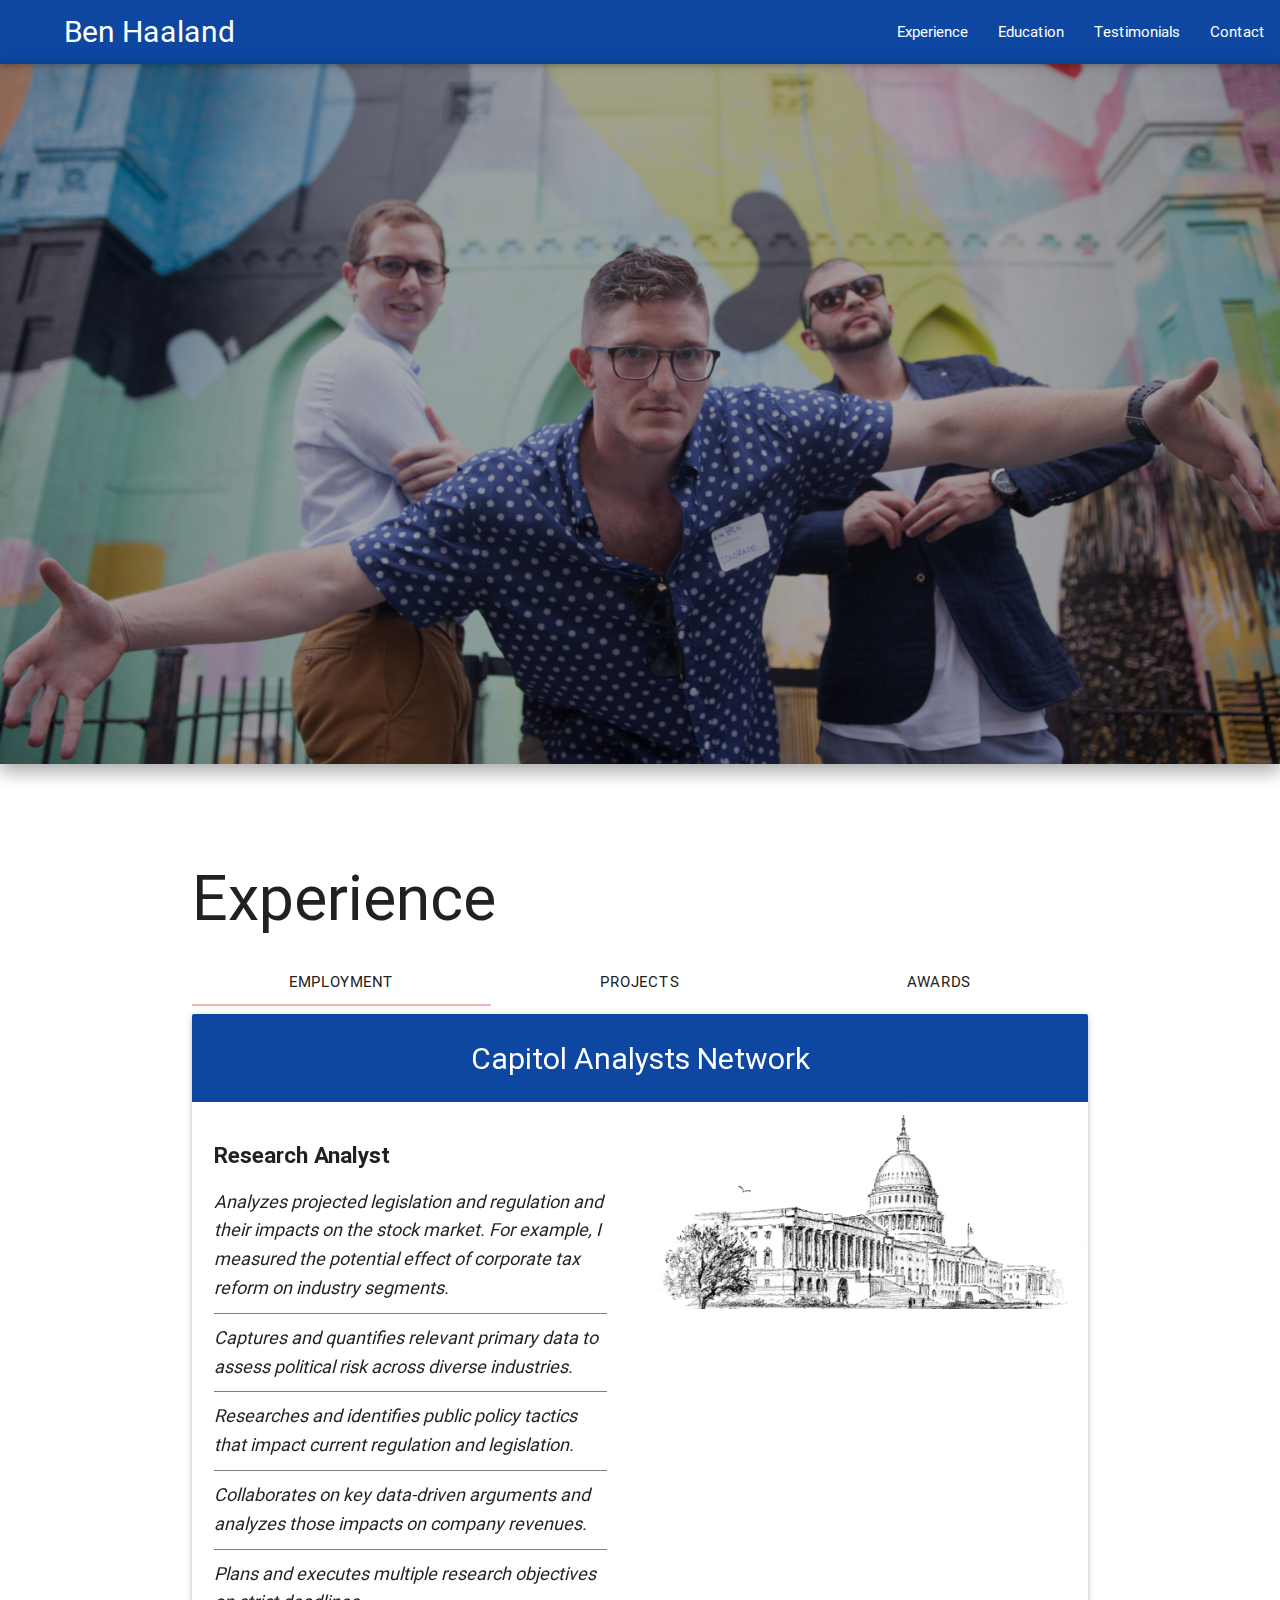
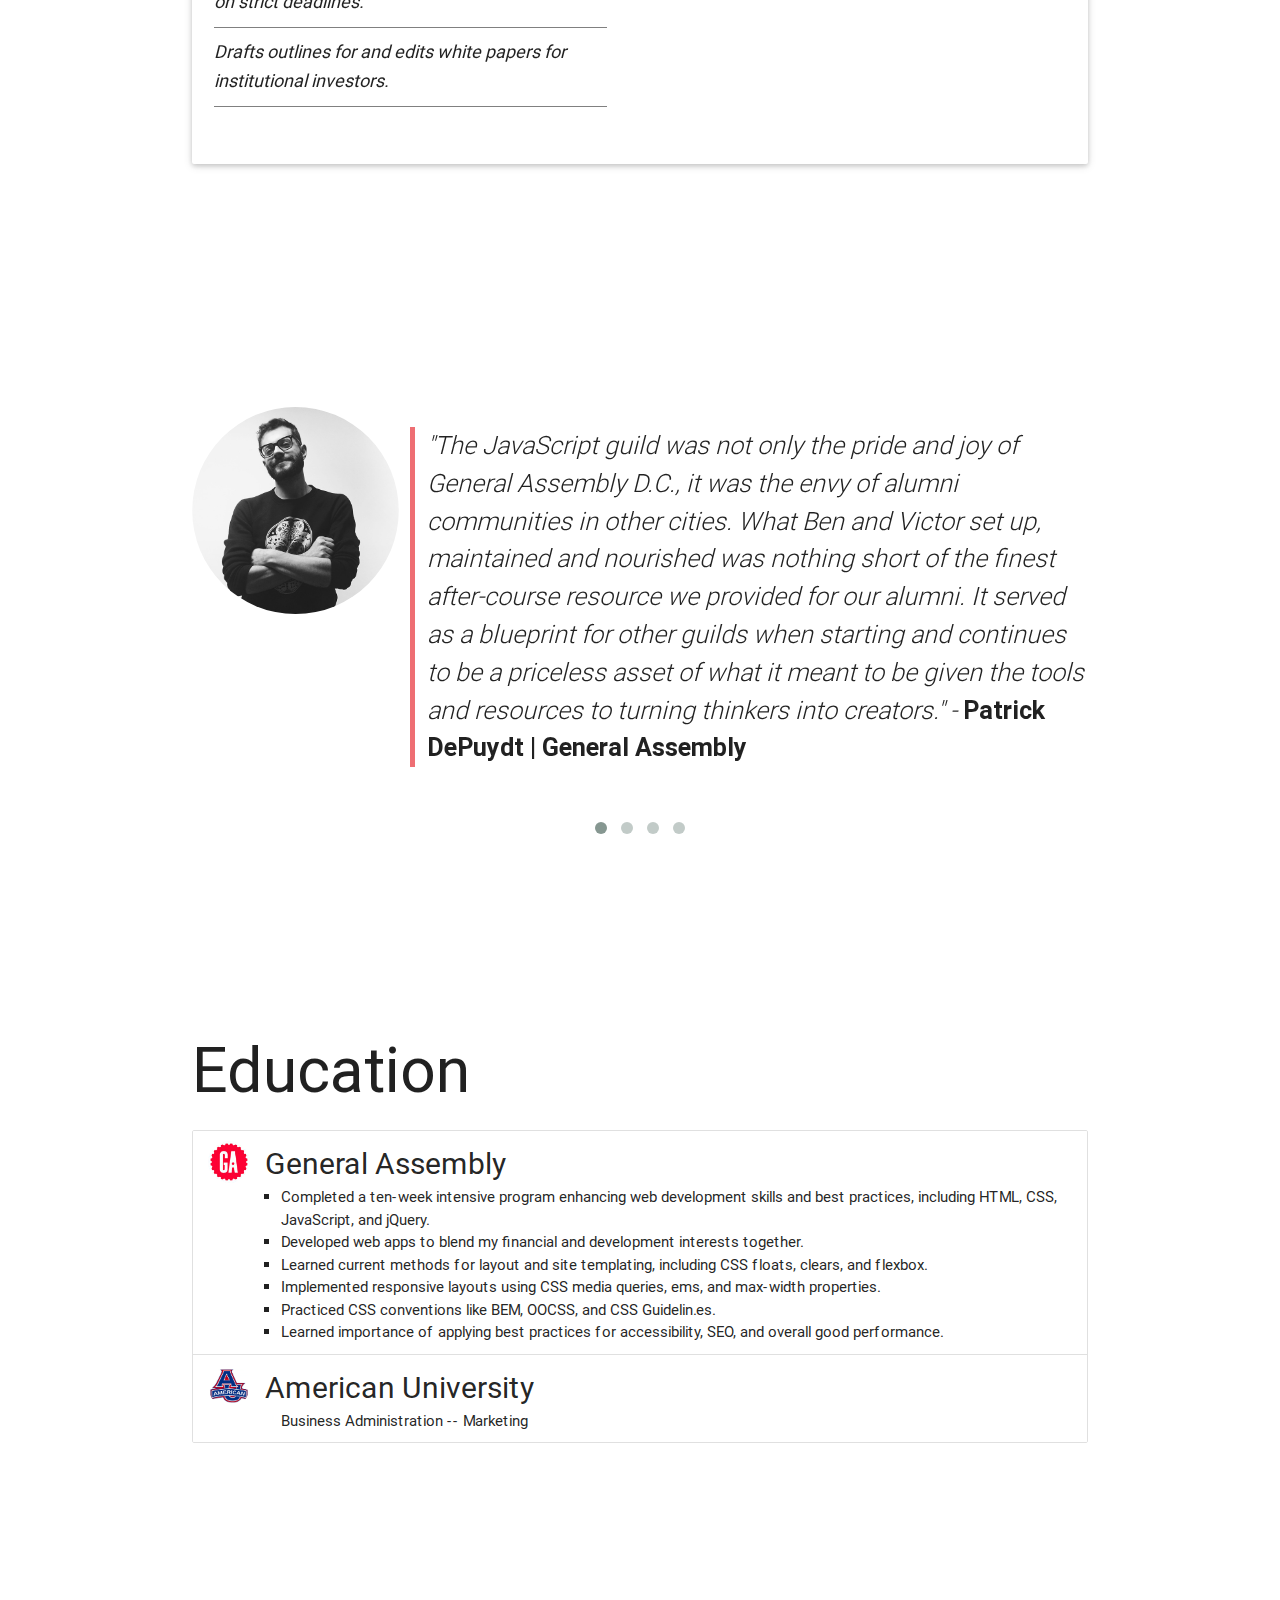
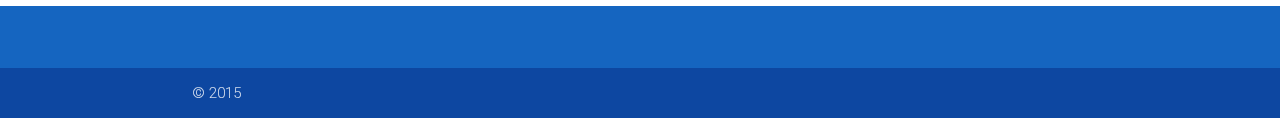
<file: index.html>
<!DOCTYPE html>
<!DOCTYPE html>
<html lang="en">
    <head>
        <meta http-equiv="Content-Type" content="text/html; charset=UTF-8"/>
        <meta name="viewport" content="width=device-width, initial-scale=1, maximum-scale=1.0, user-scalable=no"/>
        <title>Ben Haaland</title>

        <!-- CSS -->
        <link href="https://fonts.googleapis.com/icon?family=Material+Icons" rel="stylesheet">
        <link href="css/materialize.css" type="text/css" rel="stylesheet" media="screen,projection"/>
        <link href="css/main.css" type="text/css" rel="stylesheet"/>
        <link rel="stylesheet" href="css/owl.theme.css"/>
        <link rel="stylesheet" href="css/owl.carousel.css"/>

        <!-- Google Icons -->
        <link href="https://fonts.googleapis.com/icon?family=Material+Icons" rel="stylesheet">
        <link rel="stylesheet" href="http://code.ionicframework.com/ionicons/2.0.1/css/ionicons.min.css"/>
    </head>
    <body>

        <!--------------------------->
        <!-- Navigation and Banner -->
        <!--------------------------->

        <nav>
            <div class="nav-wrapper blue darken-4">
                <a href="#!" class="brand-logo"><a href="#footer" class="bh-logo">Ben Haaland</a></a>
                <a href="#" data-activates="mobile-demo" class="button-collapse"><i class="material-icons">menu</i></a>
                <ul class="right hide-on-med-and-down">
                    <li><a href="#first-section">Experience</a></li>
                    <li><a href="#second-section">Education</a></li>
                    <li><a href="#third-section">Testimonials</a></li>
                    <li><a href="#footer">Contact</a></li>
                </ul>
                <ul class="side-nav" id="mobile-demo">
                    <li><a href="#first-section">Experience</a></li>
                    <li><a href="#second-section">Education</a></li>
                    <li><a href="#third-section">Testimonials</a></li>
                    <li><a href="#footer">Contact</a></li>
                </ul>
            </div>
        </nav>

        <header>
            <div class="parallax-container top-banner z-depth-2">
                <div class="parallax">
                    <img class="responsive-img-header" src="img/beastyboys.jpg">
                </div>
            </div>
        </header>

        <section class="sectional-styles">
            <div class="container">


                <!---------------------------->
                <!-- Tabs of Job Experience -->
                <!---------------------------->


                <h1 class="col s12 first-section section-header" id="first-section">Experience &nbsp<i class="icon ion-settings"></i></h1>
                <div class="row">
                    <div class="col s12">
                        <ul class="tabs">
                            <li class="tab col s4 active">  <a class="grey-text text-darken-4" href="#test1">Employment</a></li>
                            <li class="tab col s4">         <a class="grey-text text-darken-4" href="#test2">Projects</a></li>
                            <li class="tab col s4">         <a class="grey-text text-darken-4" href="#test3">Awards</a></li>
                        </ul>
                    </div>


                    <!--&lt;!&ndash;--------------------------&ndash;&gt;-->
                    <!--&lt;!&ndash; Capitol Analysts Network &ndash;&gt;-->
                    <!--&lt;!&ndash;--------------------------&ndash;&gt;-->


                    <div id="test1" class="col s12">
                        <div class="row">
                            <div class="col s12 banner">
                                <div class="card hoverable">
                                    <div class="row">
                                        <h1 class="s12 center-align job-workplace blue darken-4 white-text">Capitol Analysts Network</h1>
                                        <div class="col s12 m6">
                                            <ul class="job-task-list">
                                                <li class="job-title">Research Analyst</li>
                                                <li class="job-tasks">Analyzes projected legislation and regulation and their impacts on the stock market. For example, I measured the potential effect of corporate tax reform on industry segments.</li>
                                                <li class="job-tasks">Captures and quantifies relevant primary data to assess political risk across diverse industries.</li>
                                                <li class="job-tasks">Researches and identifies public policy tactics that impact current regulation and legislation.</li>
                                                <li class="job-tasks">Collaborates on key data-driven arguments and analyzes those impacts on company revenues.</li>
                                                <li class="job-tasks">Plans and executes multiple research objectives on strict deadlines.</li>
                                                <li class="job-tasks">Drafts outlines for and edits white papers for institutional investors.</li>
                                            </ul>
                                        </div>
                                        <img src="img/capitol.jpg" alt="US Capitol" class="col s12 m6 responsive-img"/>
                                    </div>
                                </div>
                            </div>
                        </div>
                    </div>


                    <!--&lt;!&ndash;------------------&ndash;&gt;-->
                    <!--&lt;!&ndash; Javascript Guild &ndash;&gt;-->
                    <!--&lt;!&ndash;------------------&ndash;&gt;-->


                    <div id="test2" class="col s12">
                        <div class="row">
                            <div class="col s12 m6 banner">
                                <div class="card hoverable">
                                    <div class="row">
                                        <h1 class="s12 center-align job-workplace blue darken-4 white-text">JavaScript Guild</h1>
                                        <div class="col s12">
                                            <ul class="job-task-list">
                                                <li class="job-title">Co-Founder</li>
                                                <li class="job-tasks">Co-founded a JavaScript club to learn JavaScript techniques and best practices.</li>
                                                <li class="job-tasks">Organizes and communicates curriculum for the group’s meetups.</li>
                                                <li class="job-tasks">Identifies and facilitates guest speakers including full-time developers from Vox and iStrategyLabs for workshops and tutorials.</li>
                                                <li class="job-tasks">Secured sponsorship for the club including a workspace, food and beverages.</li>
                                            </ul>
                                        </div>
                                    </div>
                                </div>
                            </div>


                            <!--&lt;!&ndash;---------------&ndash;&gt;-->
                            <!--&lt;!&ndash; Web Developer &ndash;&gt;-->
                            <!--&lt;!&ndash;---------------&ndash;&gt;-->


                            <div class="col s12 m6 banner">
                                <div class="card  hoverable">
                                    <div class="row">
                                        <h1 class="s12 center-align job-workplace blue darken-4 white-text">Developer</h1>
                                        <div class="col s12">
                                            <ul class="job-task-list">
                                                <li class="job-title">Freelance</li>
                                                <li class="job-tasks">Developing a platform for a home health application,<a href="https://districtdwelling.com">&nbsp;District Dwelling</a>.</li>
                                                <li class="job-tasks">Developing a web application for a beer delivery service, <a href="https://beersherpa.co">&nbsp;Beer Sherpa.</a></li>
                                                <li class="job-tasks">Finished multiple static sites for clients across multiple industries.</li>
                                            </ul>
                                        </div>
                                    </div>
                                </div>
                            </div>
                        </div>
                    </div>


                    <!--&lt;!&ndash;------------&ndash;&gt;-->
                    <!--&lt;!&ndash;   Awards   &ndash;&gt;-->
                    <!--&lt;!&ndash;------------&ndash;&gt;-->


                    <div id="test3" class="col s12">
                        <div class="col s12 m6 banner">
                            <div class="card  hoverable">
                                <div class="row">
                                    <h1 class="s12 center-align job-workplace blue darken-4 white-text">Graduation Speaker</h1>
                                    <div class="col s12">
                                        <ul class="job-task-list">
                                            <li class="job-title">General Assembly</li>
                                            <li class="job-tasks">Spoke with my JavaScript Guild co-founder, Victor Salcedo, on how giving back to a community can inspire personal growth.</li>
                                        </ul>
                                    </div>
                                </div>
                            </div>
                        </div>
                        <div class="col s12 m6 banner">
                            <div class="card  hoverable">
                                <div class="row">
                                    <h1 class="s12 center-align job-workplace blue darken-4 white-text">Hackathon Winner</h1>
                                    <div class="col s12">
                                        <ul class="job-task-list">
                                            <li class="job-title">General Assembly</li>
                                            <li class="job-tasks">Served as front-end lead on winning team and built rapid HTML prototype of team’s site project.</li>
                                        </ul>
                                    </div>
                                </div>
                            </div>
                        </div>
                </div>
            </div>
        </section>


        <!------------------------>
        <!--Testimonials section-->
        <!------------------------>


        <section class="sectional-styles" id="quotes">
            <div class="container quote-slider valign-wrapper" id="third-section">
                <div id="owl-example" class="owl-carousel quote valign">
                    <div class="row">
                        <img src="img/pat.jpg" alt="picture of pat" class="circle col s3"/>
                        <blockquote class="flow-text col s9">"The JavaScript guild was not only the pride and joy of General Assembly D.C., it was the envy of alumni communities in other cities. What Ben and Victor set up, maintained and nourished was nothing short of the finest after-course resource we provided for our alumni. It served as a blueprint for other guilds when starting and continues to be a priceless asset of what it meant to be given the tools and resources to turning thinkers into creators." - <span class="quote-author">Patrick DePuydt | General Assembly</span></blockquote>
                    </div>
                    <div class="row">
                        <img src="img/courtney.png" alt="picture of quote" class="circle col s3"/>
                        <blockquote class="flow-text col s9">"Ben has an intellectual hunger of a bear and the demeanor and intelligence of a Buddhist owl. His work ethic, curiosity and ability to learn quickly gives him a big advantage over most people. Ben is always quick to step up and take a larger role when needed and has proved to be a thoughtful and inclusive leader." - <span class="quote-author">Courtney Baker | District Dwelling</span></blockquote>
                    </div>
                    <div class="row">
                        <img src="img/william.png" alt="picture of quote" class="circle col s3"/>
                        <blockquote class="flow-text col s9">"Ben's intelligence, enthusiasm and uplifting demeanor make him an invaluable asset to any team. He maintains an extraordinarily high standard for quality and a perpetual desire to expand his knowledge and improve. With his rare package of skills and desirable personal qualities, working with Ben is productive, innovative and joyful." - <span class="quote-author">William Nutt | briefi.ng</span></blockquote>
                    </div>
                    <div class="row">
                        <img src="img/eve.png" alt="picture of quote" class="circle col s3"/>
                        <blockquote class="flow-text col s9">"I really enjoy working with Ben:  he is energetic, cheerful, modest, personable, and a great team player.   Among his "lead from behind" contributions to our firm, he has driven technology and efficiency standards higher, which has enhanced productivity, team engagement and productivity.  Go, Ben!" - <span class="quote-author">Eve Kendall | Capitol Analysts Network</span></blockquote>
                    </div>

                </div>
            </div>
        </section>

        <!--------------------->
        <!--Education Section-->
        <!--------------------->


        <section class="sectional-styles">
            <div class="container">
                <h1 class="col s12 second-section section-header" id="second-section">Education &nbsp<i class="icon ion-university"></i></h1>
                <ul class="collection">
                    <li class="collection-item avatar">
                        <img src="img/ga.jpg" alt="general assembly logo" class="circle">
                        <span class="education-sponsor">General Assembly</span>
                        <ul class="education-task-list">
                            <li class="education-task">Completed a ten-week intensive program enhancing web development skills and best practices, including HTML, CSS, JavaScript, and jQuery.</li>
                            <li class="education-task">Developed web apps to blend my financial and development interests together.</li>
                            <li class="education-task">Learned current methods for layout and site templating, including CSS floats, clears, and flexbox.</li>
                            <li class="education-task">Implemented responsive layouts using CSS media queries, ems, and max-width properties.</li>
                            <li class="education-task">Practiced CSS conventions like BEM, OOCSS, and CSS Guidelin.es.</li>
                            <li class="education-task">Learned importance of applying best practices for accessibility, SEO, and overall good performance.</li>
                        </ul>
                    </li>
                    <li class="collection-item avatar">
                        <img src="img/au.jpg" alt="american university logo" class="circle"/>
                        <span class="education-sponsor">American University</span>
                        <p class="education-task-list">Business Administration -- Marketing</p>
                    </li>
                </ul>
            </div>
        </section>


        <!------------------>
        <!--Footer Section-->
        <!------------------>


        <footer class="page-footer blue darken-3" id="footer">
            <div class="container">
                <div class="row center center-align">
                    <h3><a class="col s3 grey-text text-lighten-3" href="https://twitter.com/1030club"><i class="icon social-icon ion-social-twitter"></i></a></h3>
                    <h3><a class="col s3 grey-text text-lighten-3" href="https://github.com/The1030Club"><i class="icon social-icon ion-social-github"></i></a></h3>
                    <h3><a class="col s3 grey-text text-lighten-3" href="https://www.linkedin.com/pub/benjamin-haaland/1b/1b3/614"><i class="icon social-icon ion-social-linkedin-outline"></i></a></h3>
                    <h3><a class="col s3 grey-text text-lighten-3" href=""><i class="icon social-icon ion-ios-email"></i></a></h3>
                </div>
            </div>
            <div class="footer-copyright blue darken-4">
                <div class="container">© 2015</div>
            </div>
        </footer>


        <!--  Scripts-->
        <script src="https://code.jquery.com/jquery-2.1.1.min.js"></script>
        <script src="js/materialize.js"></script>
        <script src="js/owl.carousel.js"></script>
        <script src="js/main.js"></script>

    </body>
</html>
</file>
<file: css/main.css>
.bottom {
    margin-top: 400px;
}

.parallax-container {
    height: 500px;
}

.sectional-styles {
    padding-bottom: 10%;
    border-bottom: 1px solid black 80%;
}

.card {
    margin-bottom: 5%;
}

.first-section {
    margin-top: 100px;
}

.social-icon {
    height: 100px;
}

.bh-logo {
    font-size: 2rem;
    padding: 0 0 0 5%;
}

.quote-slider {
    height: 500px;
    font-style: italic;
}

.job-workplace {
    padding: 3%;
    margin: 0;
    font-size: 2rem;
}

.job-title {
    font-size: 1.5rem;
    margin-bottom: 15px;
    font-weight: bold;
}

.job-tasks {
    font-size: 1.2rem;
    border-bottom: 1px solid grey;
    line-height: 1.6;
    margin-bottom: 10px;
    padding-bottom: 10px;
    font-style: italic;
}

.job-tasks:last-child {
    margin-bottom: 0;
}

.job-task-list {
    padding: 5%;
}

.quote-author {
    font-weight: bold;
    font-style: normal;
}

.education-sponsor {
    font-size: 2rem;
    line-height: 1.5;
}

.education-task-list {
    padding: 0 0 0 2%;
}

.education-task {
    list-style-type: square;
}

.responsive-img-header {
    height: auto;
    width: 100%;
}

@media (min-width: 0px) and (max-width: 800px) {
    .parallax-container {
        height: 300px;
    }
}

@media (min-width: 1200px) and (max-width: 2200px) {
    .parallax-container {
        height: 700px;
    }
}
</file>
